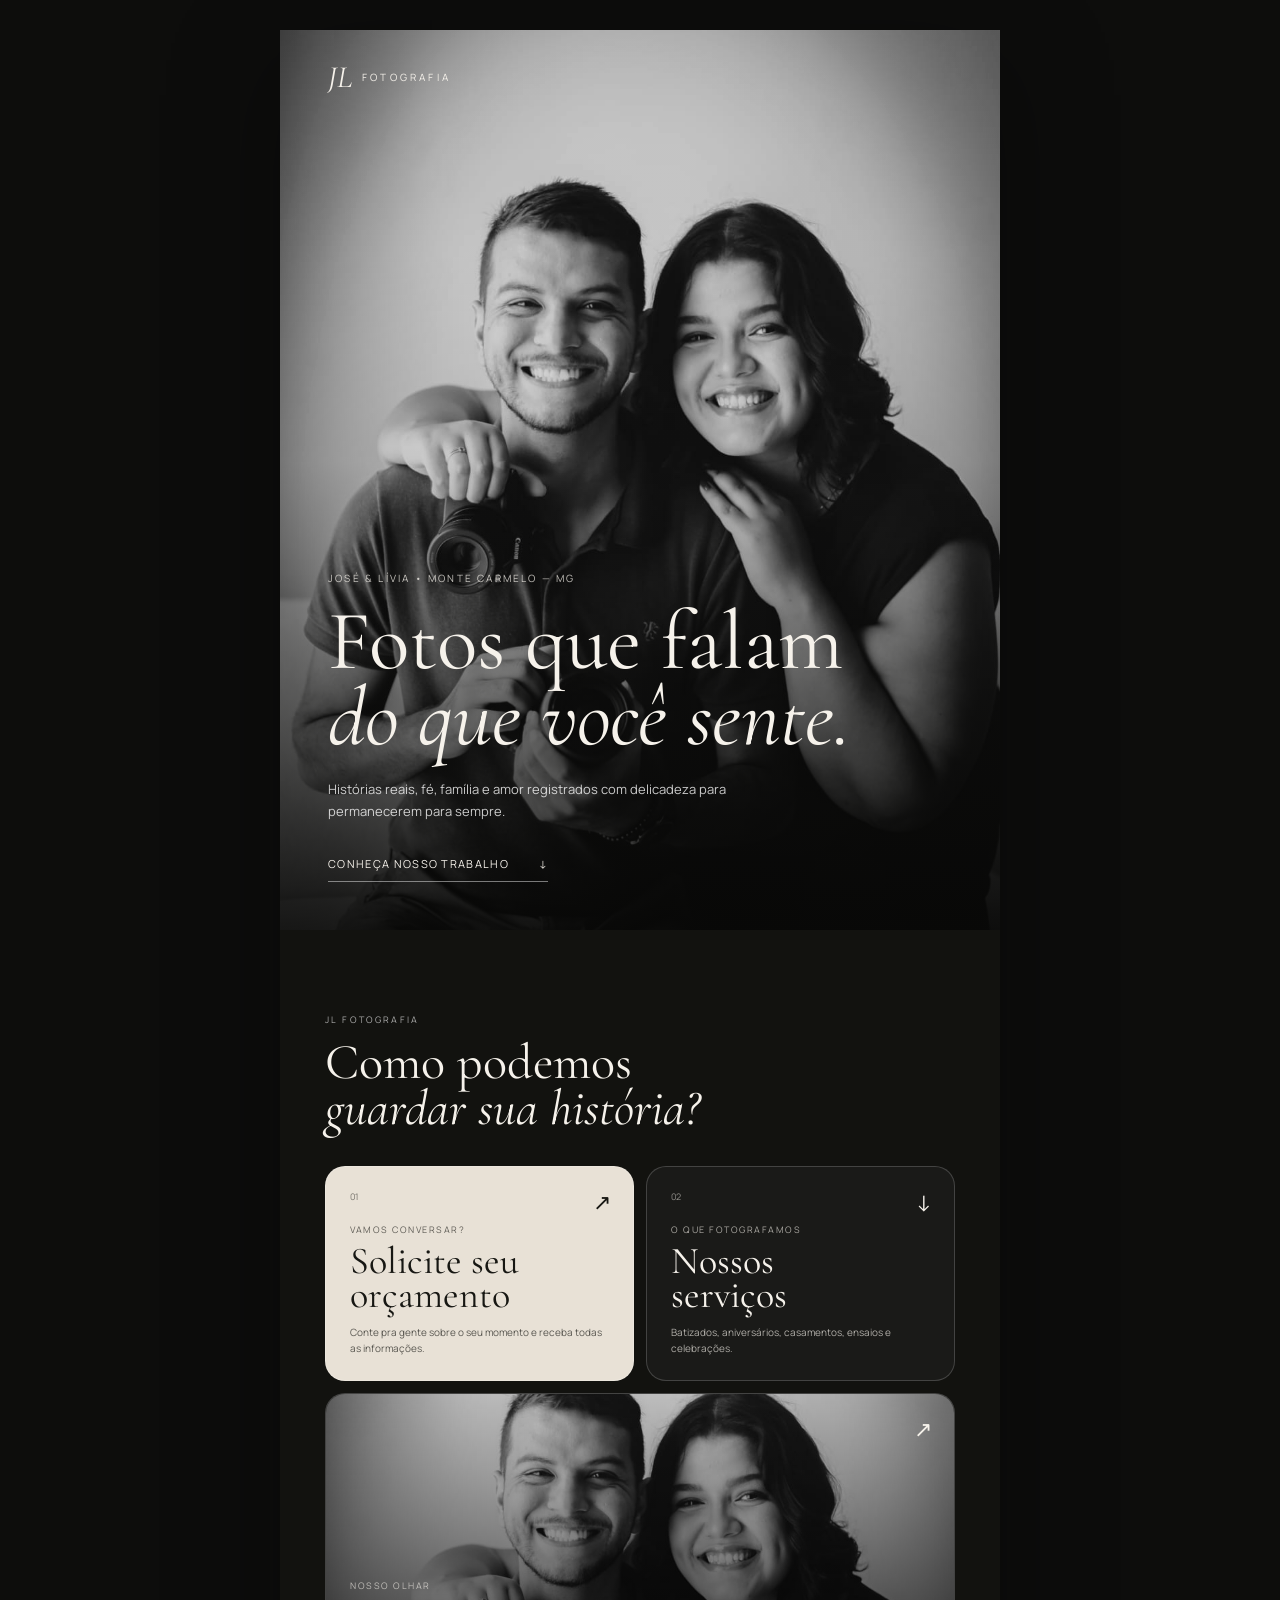
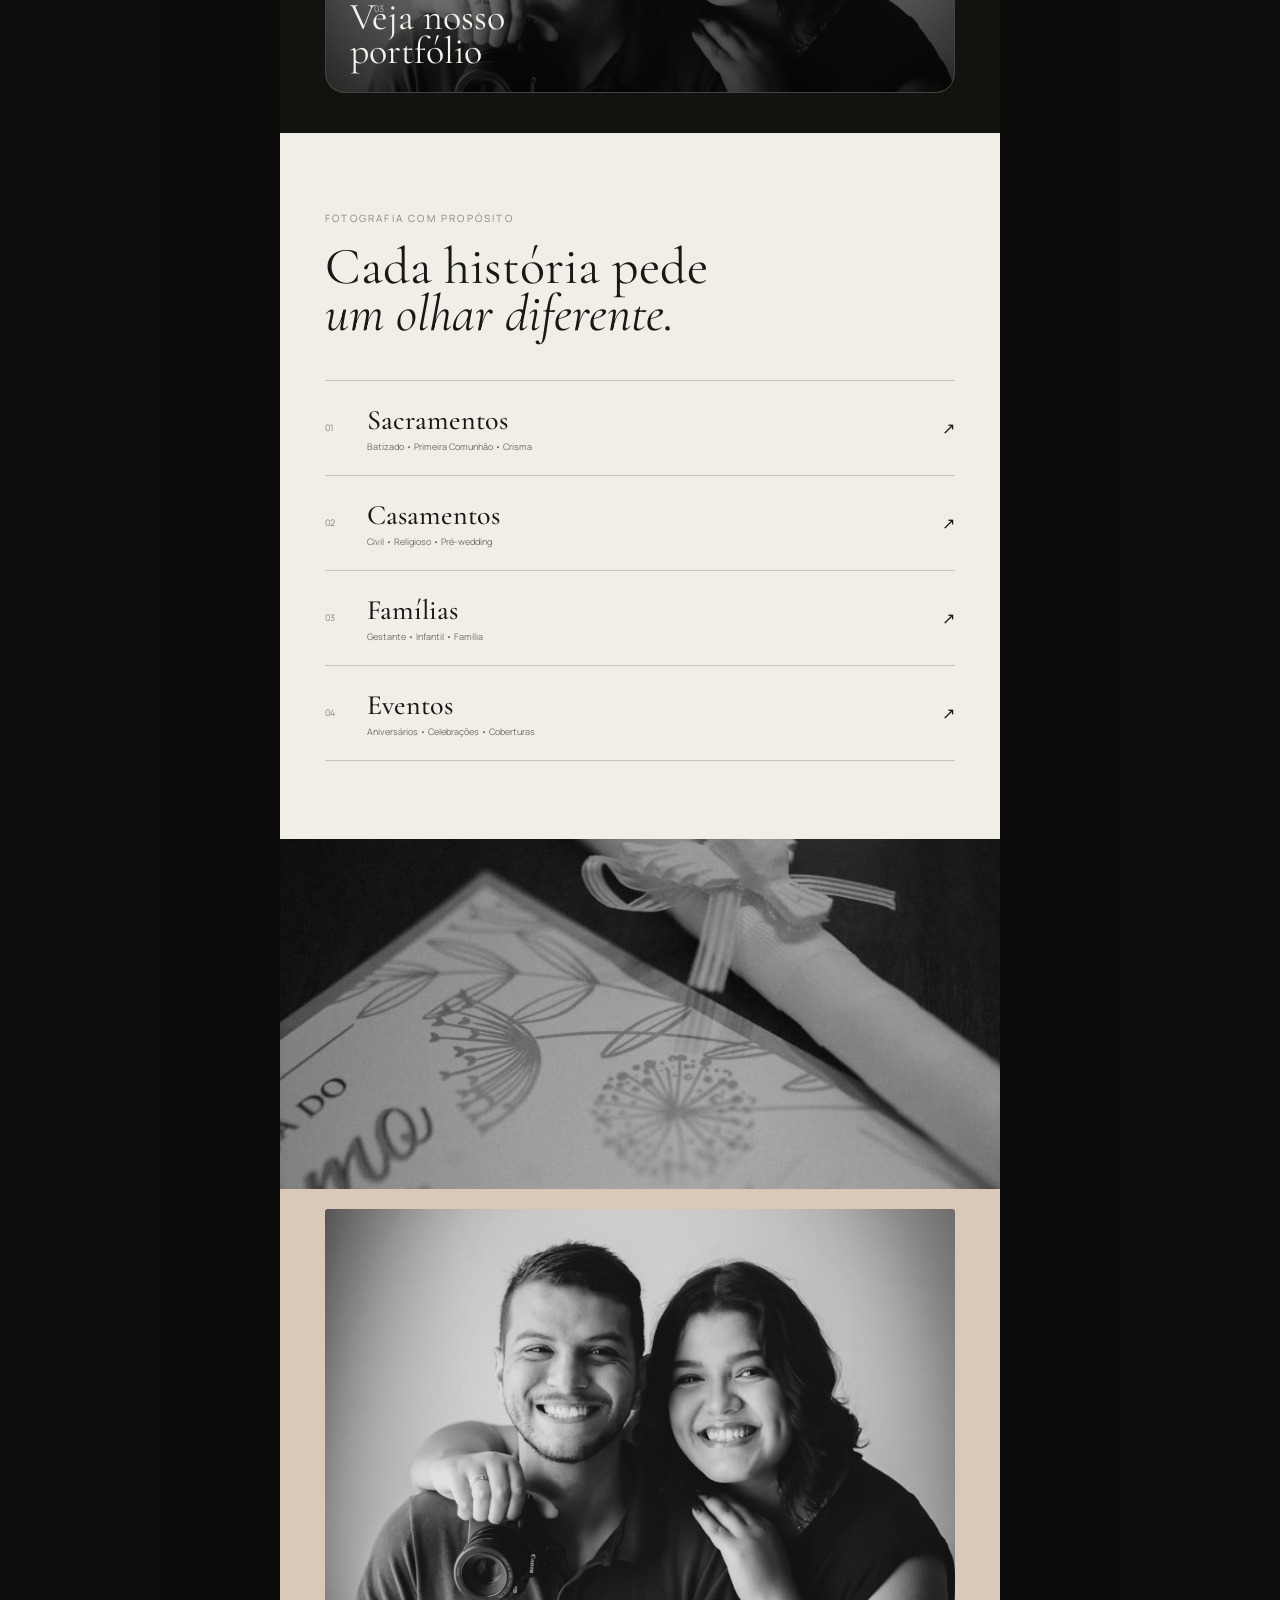
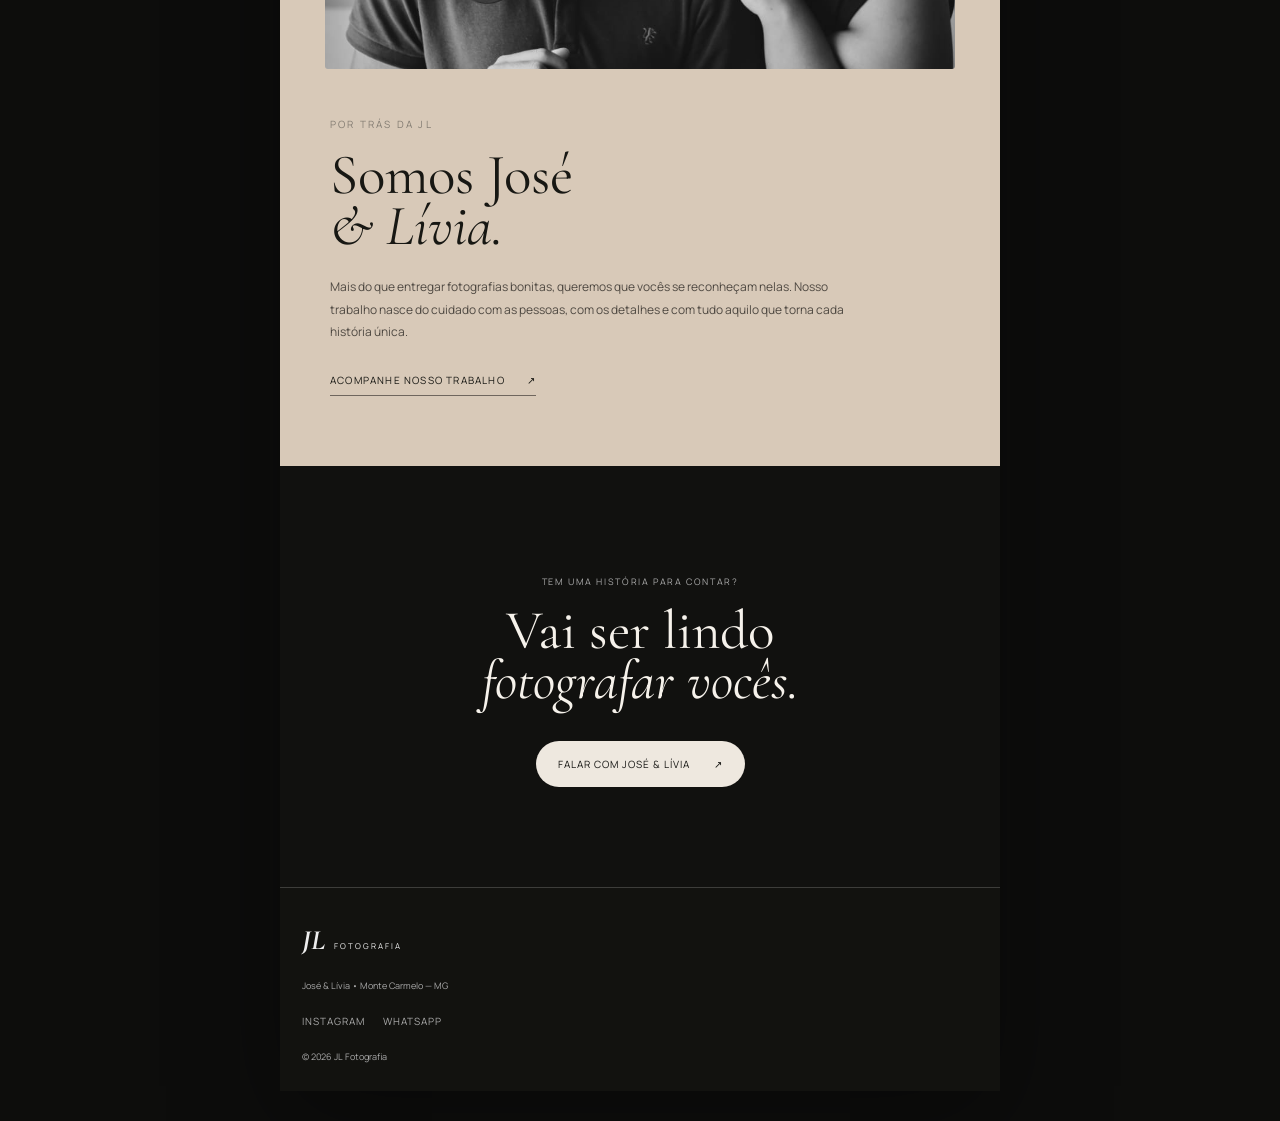
<file: index.html>
<!DOCTYPE html>
<html lang="pt-BR">
<head>
  <meta charset="UTF-8">
  <meta name="viewport" content="width=device-width, initial-scale=1, viewport-fit=cover">
  <meta name="theme-color" content="#11110f">
  <meta name="description" content="JL Fotografia — José & Lívia. Fotografia de histórias, sacramentos, famílias e momentos especiais em Monte Carmelo - MG.">
  <title>JL Fotografia | José & Lívia</title>
  <link rel="preconnect" href="https://fonts.googleapis.com">
  <link rel="preconnect" href="https://fonts.gstatic.com" crossorigin>
  <link href="https://fonts.googleapis.com/css2?family=Cormorant+Garamond:ital,wght@0,400;0,500;0,600;1,400&family=Manrope:wght@300;400;500;600&display=swap" rel="stylesheet">
  <link rel="stylesheet" href="assets/style.css">
</head>
<body>
  <main class="page">
    <section class="hero" id="inicio">
      <img class="hero-photo" src="assets/jose-livia.jpeg" alt="José e Lívia, JL Fotografia">
      <div class="hero-shade"></div>

      <div class="brand">
        <span class="brand-mark">JL</span>
        <span class="brand-text">FOTOGRAFIA</span>
      </div>

      <div class="hero-copy">
        <p class="eyebrow">JOSÉ & LÍVIA • MONTE CARMELO — MG</p>
        <h1>Fotos que falam<br><em>do que você sente.</em></h1>
        <p class="intro">Histórias reais, fé, família e amor registrados com delicadeza para permanecerem para sempre.</p>
        <a class="hero-cta" href="#links">Conheça nosso trabalho <span>↓</span></a>
      </div>
    </section>

    <section class="content" id="links">
      <header class="section-head">
        <span>JL FOTOGRAFIA</span>
        <h2>Como podemos<br><em>guardar sua história?</em></h2>
      </header>

      <div class="cards">
        <a class="card card-featured" data-link="whatsapp" href="#" target="_blank" rel="noopener">
          <div>
            <span class="card-number">01</span>
            <p class="card-kicker">Vamos conversar?</p>
            <h3>Solicite seu<br>orçamento</h3>
            <p class="card-text">Conte pra gente sobre o seu momento e receba todas as informações.</p>
          </div>
          <span class="card-arrow">↗</span>
        </a>

        <a class="card" href="#servicos">
          <div>
            <span class="card-number">02</span>
            <p class="card-kicker">O que fotografamos</p>
            <h3>Nossos<br>serviços</h3>
            <p class="card-text">Batizados, aniversários, casamentos, ensaios e celebrações.</p>
          </div>
          <span class="card-arrow">↓</span>
        </a>

        <a class="card card-photo" data-link="instagram" href="#" target="_blank" rel="noopener">
          <div class="photo-card-bg"></div>
          <div class="photo-card-overlay"></div>
          <div class="photo-card-copy">
            <span class="card-number">03</span>
            <p class="card-kicker">Nosso olhar</p>
            <h3>Veja nosso<br>portfólio</h3>
          </div>
          <span class="card-arrow">↗</span>
        </a>
      </div>
    </section>

    <section class="services" id="servicos">
      <p class="eyebrow dark">FOTOGRAFIA COM PROPÓSITO</p>
      <h2>Cada história pede<br><em>um olhar diferente.</em></h2>

      <div class="service-list">
        <a data-link="whatsapp" href="#" target="_blank" rel="noopener"><span>01</span><strong>Sacramentos</strong><small>Batizado • Primeira Comunhão • Crisma</small><b>↗</b></a>
        <a data-link="whatsapp" href="#" target="_blank" rel="noopener"><span>02</span><strong>Casamentos</strong><small>Civil • Religioso • Pré-wedding</small><b>↗</b></a>
        <a data-link="whatsapp" href="#" target="_blank" rel="noopener"><span>03</span><strong>Famílias</strong><small>Gestante • Infantil • Família</small><b>↗</b></a>
        <a data-link="whatsapp" href="#" target="_blank" rel="noopener"><span>04</span><strong>Eventos</strong><small>Aniversários • Celebrações • Coberturas</small><b>↗</b></a>
      </div>
    </section>

    <section class="portfolio-strip">
      <img src="assets/portfolio.jpeg" alt="Portfólio JL Fotografia">
    </section>

    <section class="about">
      <div class="about-photo-wrap">
        <img src="assets/jose-livia.jpeg" alt="José e Lívia">
      </div>
      <div class="about-copy">
        <p class="eyebrow dark">POR TRÁS DA JL</p>
        <h2>Somos José<br><em>& Lívia.</em></h2>
        <p>Mais do que entregar fotografias bonitas, queremos que vocês se reconheçam nelas. Nosso trabalho nasce do cuidado com as pessoas, com os detalhes e com tudo aquilo que torna cada história única.</p>
        <a data-link="instagram" href="#" target="_blank" rel="noopener">Acompanhe nosso trabalho <span>↗</span></a>
      </div>
    </section>

    <section class="final-cta">
      <p>Tem uma história para contar?</p>
      <h2>Vai ser lindo<br><em>fotografar vocês.</em></h2>
      <a data-link="whatsapp" href="#" target="_blank" rel="noopener">Falar com José & Lívia <span>↗</span></a>
    </section>

    <footer>
      <div>
        <strong>JL</strong>
        <span>FOTOGRAFIA</span>
      </div>
      <p>José & Lívia • Monte Carmelo — MG</p>
      <nav>
        <a data-link="instagram" href="#" target="_blank" rel="noopener">Instagram</a>
        <a data-link="whatsapp" href="#" target="_blank" rel="noopener">WhatsApp</a>
      </nav>
      <small>© <span id="year"></span> JL Fotografia</small>
    </footer>
  </main>
  <script src="assets/app.js"></script>
</body>
</html>
</file>
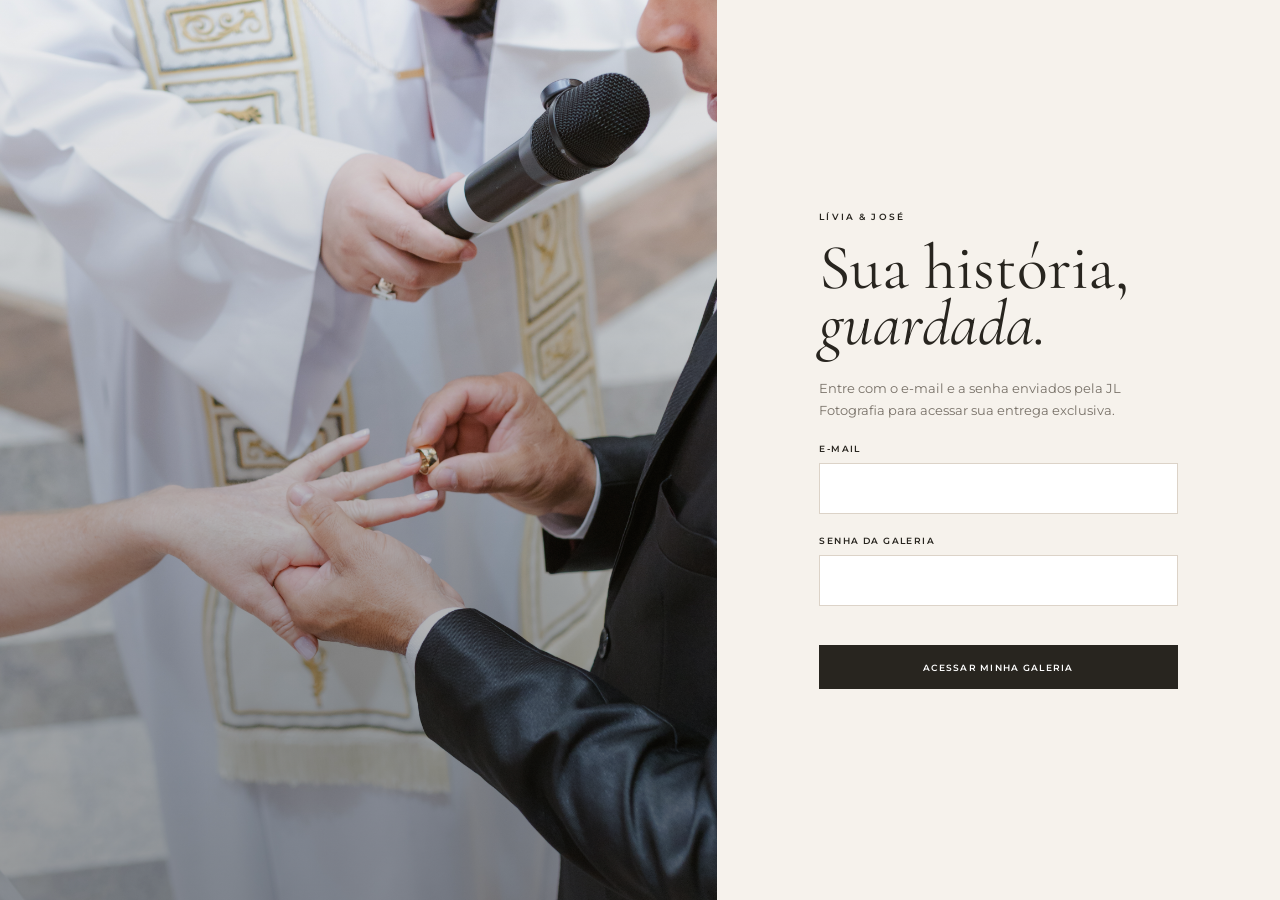
<file: galeria/index.html>
<!DOCTYPE html>
<html lang="pt-BR">
<head>
  <meta charset="UTF-8">
  <meta name="viewport" content="width=device-width, initial-scale=1.0, viewport-fit=cover">
  <title>JL Fotografia | Sua Galeria</title>
  <meta name="description" content="Sua história, guardada para sempre. Acesse sua galeria exclusiva JL Fotografia.">
  <meta name="robots" content="noindex, nofollow">
  <meta name="theme-color" content="#f5f1eb">
  <link rel="preconnect" href="https://fonts.googleapis.com">
  <link rel="preconnect" href="https://fonts.gstatic.com" crossorigin>
  <link href="https://fonts.googleapis.com/css2?family=Cormorant+Garamond:ital,wght@0,400;0,500;0,600;1,400&family=Montserrat:wght@300;400;500;600&display=swap" rel="stylesheet">
  <link rel="stylesheet" href="assets/style.css">
</head>
<body>
  <noscript><div class="noscript">Ative o JavaScript para acessar sua galeria.</div></noscript>
  <main id="app"></main>
  <script src="config.js"></script>
  <script src="assets/app.js"></script>
</body>
</html>
</file>
<file: assets/style.css>
:root{
  --ink:#12120f;--paper:#f1eee7;--warm:#d8c9b8;--line:rgba(255,255,255,.18);
  --serif:"Cormorant Garamond",serif;--sans:"Manrope",sans-serif;
}
*{box-sizing:border-box}html{scroll-behavior:smooth}body{margin:0;background:#0d0d0c;color:#f6f2eb;font-family:var(--sans)}
a{color:inherit;text-decoration:none}.page{width:min(100%,720px);margin:auto;background:var(--ink);overflow:hidden}
.hero{height:100svh;min-height:680px;position:relative;display:flex;align-items:flex-end;padding:30px 25px 48px}
.hero-photo{position:absolute;inset:0;width:100%;height:100%;object-fit:cover;object-position:50% 42%;filter:contrast(1.02)}
.hero-shade{position:absolute;inset:0;background:linear-gradient(180deg,rgba(0,0,0,.05) 25%,rgba(0,0,0,.12) 48%,rgba(7,7,6,.88) 100%)}
.brand{position:absolute;top:28px;left:25px;display:flex;align-items:center;gap:10px;z-index:2}
.brand-mark{font-family:var(--serif);font-size:31px;font-style:italic}.brand-text{font-size:10px;letter-spacing:.32em}
.hero-copy{position:relative;z-index:2;max-width:590px}.eyebrow{font-size:10px;letter-spacing:.22em;margin:0 0 18px;opacity:.78}
.hero h1,.section-head h2,.services h2,.about h2,.final-cta h2{font-family:var(--serif);font-weight:400;line-height:.91;margin:0}
.hero h1{font-size:clamp(54px,12vw,84px)}em{font-weight:400}.hero .intro{max-width:470px;font-size:13px;line-height:1.75;color:rgba(255,255,255,.78);margin:22px 0 28px}
.hero-cta{display:inline-flex;gap:30px;align-items:center;border-bottom:1px solid rgba(255,255,255,.45);padding:0 0 10px;font-size:11px;text-transform:uppercase;letter-spacing:.12em}
.content{padding:76px 20px 40px}.section-head span{font-size:9px;letter-spacing:.24em;color:#aaa}.section-head h2{font-size:50px;margin:12px 0 35px}
.cards{display:grid;gap:12px}.card{min-height:215px;border:1px solid var(--line);border-radius:20px;padding:24px;position:relative;display:flex;align-items:flex-end;overflow:hidden;background:#1a1a18;transition:.25s}
.card:active{transform:scale(.985)}.card-featured{background:#e8e1d6;color:#171713}.card-number{font-size:9px;opacity:.55;position:absolute;top:23px;left:24px}
.card-kicker{font-size:9px;text-transform:uppercase;letter-spacing:.17em;margin:0 0 8px;opacity:.65}.card h3{font-family:var(--serif);font-size:38px;font-weight:400;line-height:.9;margin:0}
.card-text{font-size:10px;line-height:1.55;max-width:270px;opacity:.68;margin:13px 0 0}.card-arrow{position:absolute;right:22px;top:20px;font-size:22px}
.card-photo{min-height:300px}.photo-card-bg{position:absolute;inset:0;background:url("jose-livia.jpeg") center 35%/cover}.photo-card-overlay{position:absolute;inset:0;background:linear-gradient(180deg,rgba(0,0,0,.08),rgba(0,0,0,.72))}
.photo-card-copy{position:relative;z-index:1}.photo-card-copy .card-number{color:white}.card-photo .card-arrow{z-index:2}
.services{background:var(--paper);color:#181814;padding:78px 22px}.eyebrow.dark{color:#6c675f}.services h2{font-size:52px;margin-bottom:42px}
.service-list{border-top:1px solid #c9c3ba}.service-list a{display:grid;grid-template-columns:32px 1fr auto;grid-template-rows:auto auto;gap:3px 10px;padding:22px 0;border-bottom:1px solid #c9c3ba;align-items:center}
.service-list span{grid-row:1/3;font-size:9px;color:#8a847b}.service-list strong{font-family:var(--serif);font-size:28px;font-weight:500}.service-list small{font-size:9px;color:#716c64}.service-list b{grid-column:3;grid-row:1/3;font-weight:400}
.portfolio-strip{height:350px;background:#111;overflow:hidden}.portfolio-strip img{width:100%;height:100%;object-fit:cover;object-position:center;opacity:.82}
.about{background:#d8c9b8;color:#171713;padding:20px 20px 70px}.about-photo-wrap{height:460px;overflow:hidden;border-radius:3px}.about-photo-wrap img{width:100%;height:100%;object-fit:cover;object-position:center 34%}
.about-copy{padding:48px 5px 0}.about h2{font-size:57px}.about-copy>p:not(.eyebrow){font-size:12px;line-height:1.85;max-width:520px;color:#4f4942;margin:24px 0}
.about-copy>a{display:inline-flex;gap:22px;border-bottom:1px solid #6f665e;padding-bottom:8px;font-size:10px;text-transform:uppercase;letter-spacing:.12em}
.final-cta{text-align:center;padding:100px 20px;background:#11110f}.final-cta>p{font-size:9px;letter-spacing:.18em;text-transform:uppercase;color:#aaa}
.final-cta h2{font-size:55px;margin:18px 0 35px}.final-cta a{display:inline-flex;gap:24px;background:#eee8df;color:#151512;padding:16px 22px;border-radius:100px;font-size:10px;text-transform:uppercase;letter-spacing:.1em}
footer{padding:35px 22px 28px;border-top:1px solid var(--line);display:grid;gap:22px;color:#aaa}
footer>div{display:flex;align-items:baseline;gap:9px;color:#eee}footer strong{font-family:var(--serif);font-size:28px;font-style:italic}footer>div span{font-size:8px;letter-spacing:.25em}
footer p,footer small{font-size:9px;margin:0}footer nav{display:flex;gap:18px;font-size:10px;text-transform:uppercase;letter-spacing:.1em}
@media(min-width:700px){body{padding:30px 0}.page{box-shadow:0 30px 100px rgba(0,0,0,.35)}.cards{grid-template-columns:1fr 1fr}.card-photo{grid-column:1/3}.hero{padding-left:48px;padding-right:48px}.brand{left:48px}.content,.services{padding-left:45px;padding-right:45px}.about{padding-left:45px;padding-right:45px}}
@media(prefers-reduced-motion:reduce){html{scroll-behavior:auto}}
</file>
<file: galeria/assets/style.css>
:root{--paper:#f6f2ec;--paper2:#eee7de;--ink:#28251f;--muted:#777067;--line:#dcd3c8;--white:#fff;--shadow:0 24px 70px rgba(31,27,23,.14)}*{box-sizing:border-box}html{scroll-behavior:smooth}body{margin:0;background:var(--paper);color:var(--ink);font-family:Montserrat,Arial,sans-serif;font-weight:400}.noscript{padding:20px;text-align:center}.serif,h1,h2,h3{font-family:'Cormorant Garamond',serif;font-weight:400}.eyebrow{text-transform:uppercase;letter-spacing:.24em;font-size:9px;font-weight:600}.top{height:70px;padding:0 5vw;display:flex;align-items:center;justify-content:space-between;position:sticky;top:0;z-index:40;background:rgba(246,242,236,.92);backdrop-filter:blur(14px);border-bottom:1px solid rgba(220,211,200,.7)}.logo{font-family:'Cormorant Garamond',serif;font-size:27px;line-height:.9}.logo small{display:block;margin-top:7px;font:500 8px Montserrat,sans-serif;letter-spacing:.3em;text-transform:uppercase}.btn{appearance:none;border:1px solid var(--ink);background:transparent;color:var(--ink);min-height:44px;padding:12px 18px;display:inline-flex;align-items:center;justify-content:center;gap:8px;text-decoration:none;cursor:pointer;text-transform:uppercase;letter-spacing:.14em;font:600 9px Montserrat,sans-serif;transition:.2s}.btn:hover{transform:translateY(-1px)}.btn.dark{background:var(--ink);color:#fff}.btn.soft{border-color:var(--line);background:#fff}.login{min-height:100svh;display:grid;grid-template-columns:1.12fr .88fr}.login-art{background:linear-gradient(rgba(0,0,0,.05),rgba(0,0,0,.38)),url('capa.jpg') center/cover,var(--paper2)}.login-box{display:flex;align-items:center;padding:8vw}.card{width:min(430px,100%)}.card h1{font-size:clamp(48px,5vw,68px);line-height:.88;margin:18px 0 24px}.card p{color:var(--muted);line-height:1.75;font-size:13px}.field{margin:21px 0}.field label{display:block;margin-bottom:9px;text-transform:uppercase;letter-spacing:.16em;font-size:9px;font-weight:600}.field input,.feedback-text{width:100%;border:1px solid var(--line);background:#fff;padding:15px;font:inherit;outline:none}.field input:focus,.feedback-text:focus{border-color:#9f9588}.error{min-height:18px;color:#8d443a;font-size:11px}.hero{height:72svh;min-height:500px;position:relative;display:grid;place-items:center;text-align:center;color:#fff;background-position:center;background-size:cover}.hero:before{content:"";position:absolute;inset:0;background:linear-gradient(rgba(0,0,0,.12),rgba(0,0,0,.48))}.hero-content{position:relative;max-width:950px;padding:25px}.hero h1{font-size:clamp(55px,9vw,112px);line-height:.82;margin:18px 0}.hero p{font-family:'Cormorant Garamond',serif;font-size:clamp(19px,2vw,25px);font-style:italic;margin:0}.bar{padding:24px 5vw;display:flex;align-items:center;justify-content:space-between;gap:20px;border-bottom:1px solid var(--line)}.meta{font-size:10px;color:var(--muted);line-height:1.6}.actions{display:flex;gap:8px;flex-wrap:wrap}.section{padding:76px 5vw}.section-head{text-align:center;max-width:680px;margin:0 auto 45px}.section-head h2{font-size:clamp(42px,5vw,62px);line-height:.95;margin:13px 0}.section-head p{color:var(--muted);font-size:12px;line-height:1.7}.empty{padding:50px 20px;border:1px dashed var(--line);text-align:center;color:var(--muted);font-size:12px}.grid{columns:4 250px;column-gap:12px}.photo{position:relative;break-inside:avoid;margin-bottom:12px;background:var(--paper2);overflow:hidden}.photo img{display:block;width:100%;height:auto;cursor:zoom-in;transition:transform .35s}.photo:hover img{transform:scale(1.012)}.photo-tools{position:absolute;right:8px;bottom:8px;display:flex;gap:6px;opacity:.92}.round{width:39px;height:39px;border:0;border-radius:50%;background:#fff;color:#222;display:grid;place-items:center;text-decoration:none;cursor:pointer;box-shadow:0 3px 15px rgba(0,0,0,.16);font-size:16px}.round.on{background:var(--ink);color:#fff}.video-grid{display:grid;grid-template-columns:repeat(auto-fit,minmax(280px,1fr));gap:18px}.video-card{border:1px solid var(--line);background:#fff;padding:28px}.video-card video{width:100%;margin-top:18px;background:#111}.video-card h3{font-size:34px;margin:10px 0 18px}.footer{text-align:center;padding:55px 20px;border-top:1px solid var(--line);color:var(--muted);font-size:10px}.lightbox{position:fixed;inset:0;z-index:100;background:rgba(15,14,12,.96);display:none;align-items:center;justify-content:center}.lightbox.show{display:flex}.lightbox img{max-width:91vw;max-height:87vh;object-fit:contain}.lb-btn{position:absolute;border:0;background:rgba(255,255,255,.1);color:#fff;width:44px;height:44px;border-radius:50%;cursor:pointer;font-size:24px}.lb-close{top:18px;right:18px}.lb-prev{left:18px;top:50%}.lb-next{right:18px;top:50%}.download-modal{position:fixed;inset:0;z-index:120;background:rgba(24,21,18,.72);backdrop-filter:blur(6px);display:none;align-items:center;justify-content:center;padding:18px}.download-modal.show{display:flex}.feedback-card{position:relative;width:min(560px,100%);background:var(--paper);padding:42px;box-shadow:var(--shadow);text-align:center}.feedback-card h2{font-size:45px;line-height:.95;margin:13px 0 15px}.feedback-card>p{color:var(--muted);font-size:12px;line-height:1.7}.modal-x{position:absolute;top:13px;right:15px;border:0;background:none;font-size:25px;cursor:pointer;color:var(--muted)}.stars{display:flex;justify-content:center;gap:5px;margin:23px 0}.star{border:0;background:none;padding:2px;cursor:pointer;font-size:29px;color:#bdb3a7}.star.active{color:#302b25}.feedback-text{min-height:105px;resize:vertical;margin-bottom:12px}.feedback-note{font-size:9px!important;margin-top:14px}.toast{position:fixed;left:50%;bottom:22px;transform:translateX(-50%) translateY(30px);z-index:150;background:var(--ink);color:#fff;padding:12px 18px;font-size:10px;letter-spacing:.04em;opacity:0;pointer-events:none;transition:.25s}.toast.show{opacity:1;transform:translateX(-50%) translateY(0)}@media(max-width:820px){.login{grid-template-columns:1fr}.login-art{height:34svh}.login-box{padding:44px 7vw}.top{height:62px}.hero{height:61svh;min-height:430px}.bar{align-items:flex-start;flex-direction:column;padding:20px 5vw}.bar .actions{width:100%}.bar .actions .btn{flex:1}.section{padding:55px 4vw}.grid{columns:2 145px;column-gap:7px}.photo{margin-bottom:7px}.photo-tools{right:5px;bottom:5px}.round{width:35px;height:35px}.feedback-card{padding:38px 20px 28px}.feedback-card h2{font-size:39px}.lb-prev{left:8px}.lb-next{right:8px}}

/* V3 — galeria progressiva + filme editorial compacto */
.gallery-controls{display:flex;justify-content:center;align-items:center;gap:10px;flex-wrap:wrap;margin:42px auto 0}.gallery-controls .btn{min-width:190px}.gallery-controls .btn span{opacity:.65;font-size:8px}.all-seen{width:100%;text-align:center;color:var(--muted);font:italic 18px 'Cormorant Garamond',serif;margin-bottom:8px}
.film-section{max-width:1180px;margin:25px auto 95px;padding:68px 5vw;border-top:1px solid var(--line);display:grid;grid-template-columns:minmax(0,1.25fr) minmax(280px,.75fr);gap:58px;align-items:center}.film-media{width:100%;aspect-ratio:16/9;background:#171512;overflow:hidden;box-shadow:0 18px 45px rgba(31,27,23,.12)}.film-media video{display:block;width:100%;height:100%;object-fit:cover;background:#111}.film-copy{max-width:390px}.film-copy h2{font-size:clamp(43px,5vw,66px);line-height:.9;margin:14px 0 20px}.film-copy p{color:var(--muted);font-size:12px;line-height:1.85;margin:0 0 28px}.film-actions{display:flex;gap:9px;flex-wrap:wrap}.film-actions .btn{flex:1;min-width:160px}
@media(max-width:820px){.gallery-controls{margin-top:30px}.gallery-controls .btn{width:100%}.film-section{margin:10px auto 65px;padding:52px 4vw;grid-template-columns:1fr;gap:27px}.film-copy{max-width:none;text-align:center}.film-copy h2{font-size:47px}.film-actions{justify-content:center}.film-actions .btn{width:100%;flex:auto}.film-media{border-radius:2px}}

/* V3 — 20 fotos por vez + filme compacto */
.gallery-controls{display:flex;justify-content:center;align-items:center;gap:10px;flex-wrap:wrap;margin:42px auto 0}.gallery-controls .btn{min-width:190px}.gallery-controls .btn span{opacity:.65;font-size:8px}.all-seen{width:100%;text-align:center;color:var(--muted);font:italic 18px 'Cormorant Garamond',serif;margin-bottom:8px}.film-section{max-width:1180px;margin:25px auto 95px;padding:68px 5vw;border-top:1px solid var(--line);display:grid;grid-template-columns:minmax(0,1.25fr) minmax(280px,.75fr);gap:58px;align-items:center}.film-media{width:100%;aspect-ratio:16/9;background:#171512;overflow:hidden;box-shadow:0 18px 45px rgba(31,27,23,.12)}.film-media video{display:block;width:100%;height:100%;object-fit:cover;background:#111}.film-copy{max-width:390px}.film-copy h2{font-size:clamp(43px,5vw,66px);line-height:.9;margin:14px 0 20px}.film-copy p{color:var(--muted);font-size:12px;line-height:1.85;margin:0 0 28px}.film-actions{display:flex;gap:9px;flex-wrap:wrap}.film-actions .btn{flex:1;min-width:160px}@media(max-width:820px){.gallery-controls{margin-top:30px}.gallery-controls .btn{width:100%}.film-section{margin:10px auto 65px;padding:52px 4vw;grid-template-columns:1fr;gap:27px}.film-copy{max-width:none;text-align:center}.film-copy h2{font-size:47px}.film-actions .btn{width:100%;flex:auto}.film-media{border-radius:2px}}
</file>
